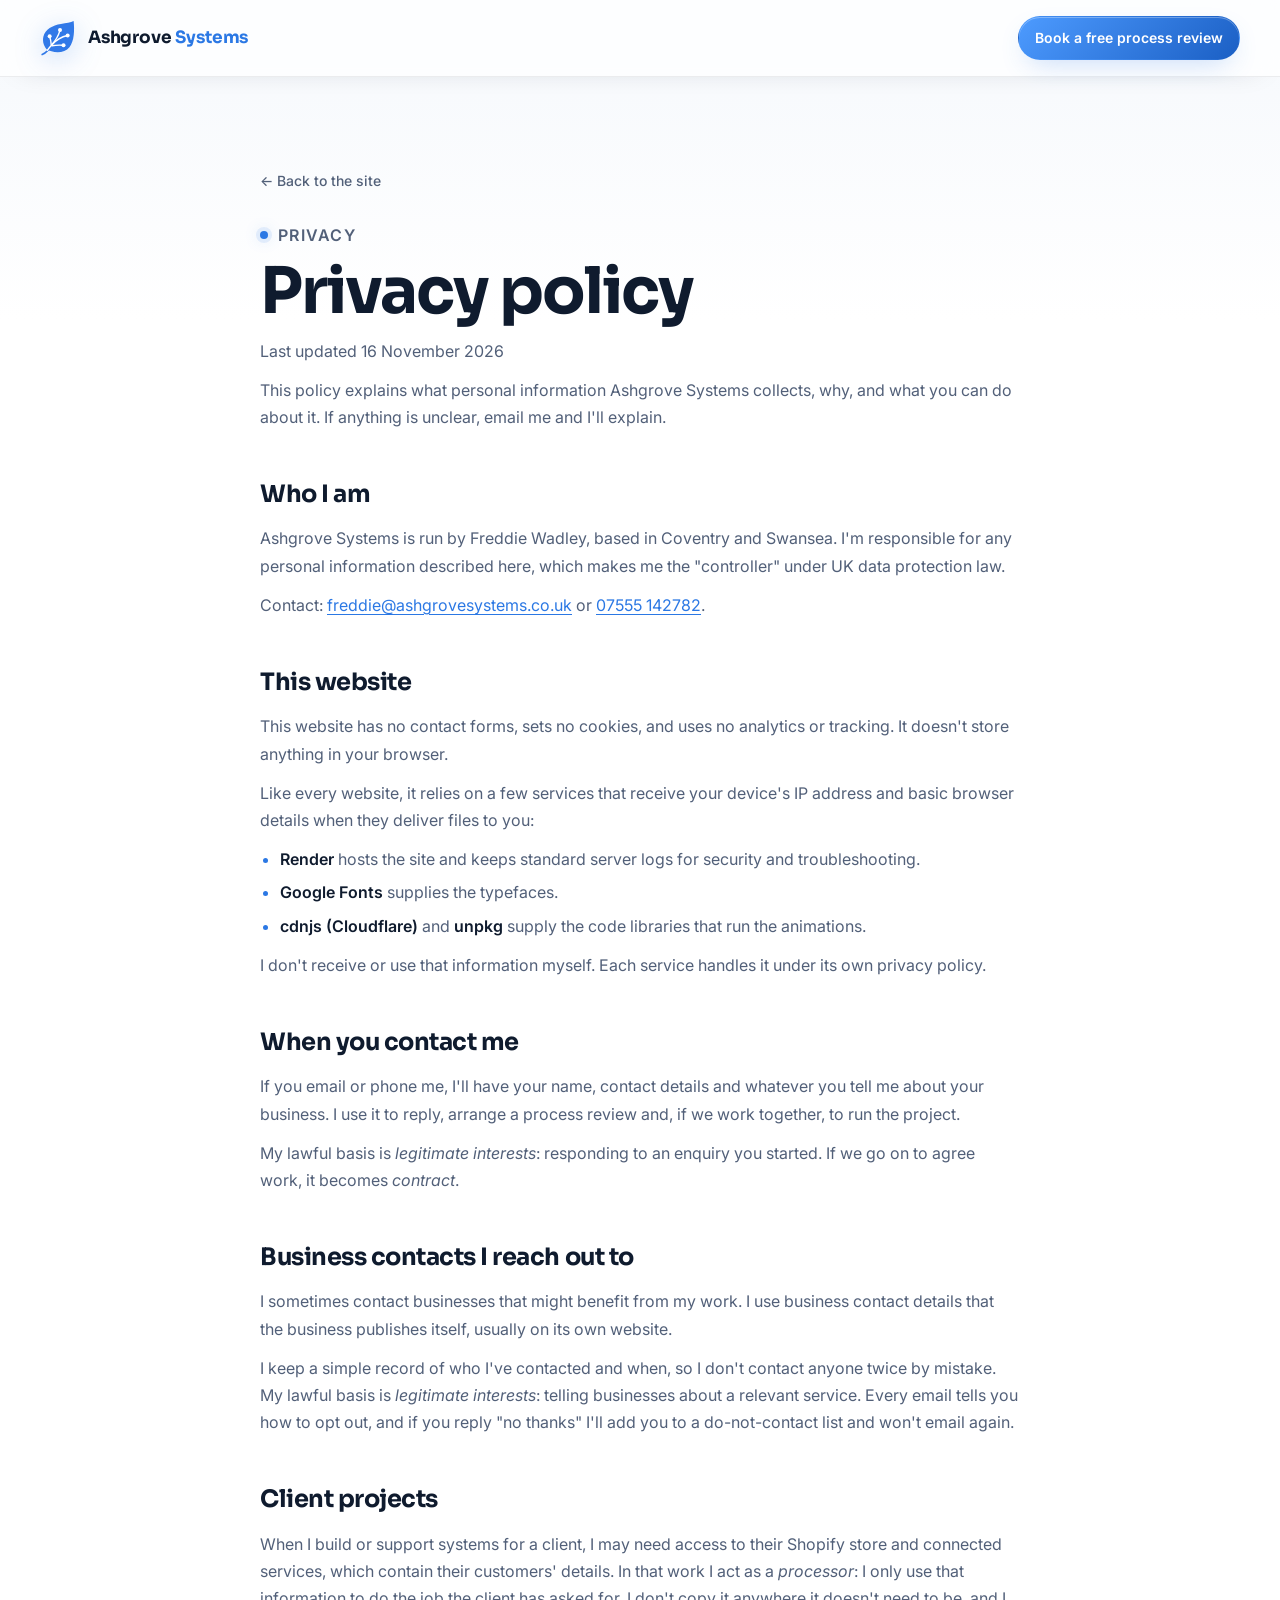
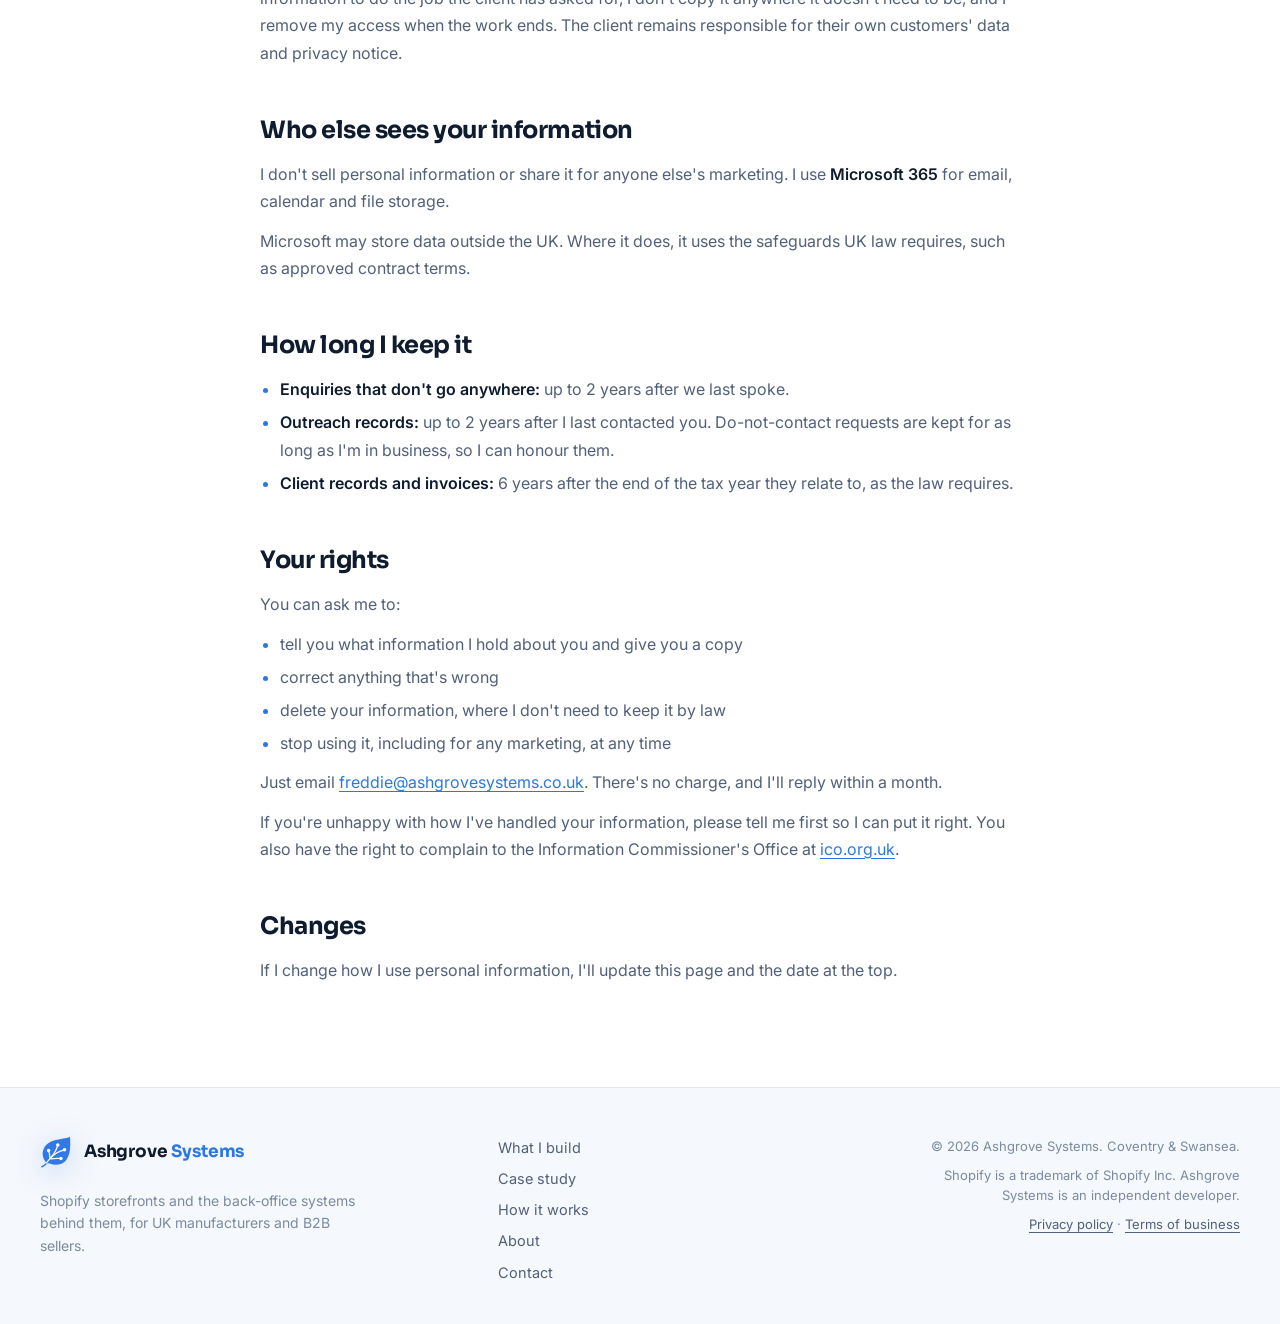
<file: privacy.html>
<!doctype html>
<html lang="en-GB">
<head>
  <meta charset="utf-8">
  <meta name="viewport" content="width=device-width, initial-scale=1">
  <title>Privacy policy — Ashgrove Systems</title>
  <meta name="description" content="How Ashgrove Systems collects, uses and protects personal information.">
  <meta name="theme-color" content="#ffffff">
  <meta name="robots" content="noindex, follow">
  <link rel="icon" type="image/svg+xml" href="assets/favicon.svg">
  <link rel="canonical" href="https://ashgrovesystems.co.uk/privacy.html">

  <link rel="preconnect" href="https://fonts.googleapis.com">
  <link rel="preconnect" href="https://fonts.gstatic.com" crossorigin>
  <link href="https://fonts.googleapis.com/css2?family=Sora:wght@500;600;700;800&family=Inter:wght@400;500;600&display=swap" rel="stylesheet">
  <link rel="stylesheet" href="styles.css">
</head>
<body class="page-legal">
  <a class="skip-link" href="#main">Skip to content</a>

  <header class="site-header is-scrolled" id="top">
    <div class="container nav-bar">
      <a class="brand" href="./" aria-label="Ashgrove Systems — home">
        <img src="assets/logo.svg" width="36" height="36" alt="">
        <span>Ashgrove <b>Systems</b></span>
      </a>
      <div class="nav-actions">
        <a class="btn btn-primary btn-sm" href="./#contact">Book a free process review</a>
      </div>
    </div>
  </header>

  <main id="main" class="legal">
    <div class="container legal-inner">
      <a class="legal-back" href="./">&larr; Back to the site</a>
      <p class="eyebrow"><span class="dot"></span>Privacy</p>
      <h1 class="section-title">Privacy policy</h1>
      <p class="legal-updated">Last updated 16 November 2026</p>

      <p class="legal-lead">This policy explains what personal information Ashgrove Systems collects, why, and what you can do about it. If anything is unclear, email me and I'll explain.</p>

      <h2>Who I am</h2>
      <p>Ashgrove Systems is run by Freddie Wadley, based in Coventry and Swansea. I'm responsible for any personal information described here, which makes me the "controller" under UK data protection law.</p>
      <p>Contact: <a href="mailto:freddie@ashgrovesystems.co.uk">freddie@ashgrovesystems.co.uk</a> or <a href="tel:+447555142782">07555 142782</a>.</p>

      <h2>This website</h2>
      <p>This website has no contact forms, sets no cookies, and uses no analytics or tracking. It doesn't store anything in your browser.</p>
      <p>Like every website, it relies on a few services that receive your device's IP address and basic browser details when they deliver files to you:</p>
      <ul>
        <li><strong>Render</strong> hosts the site and keeps standard server logs for security and troubleshooting.</li>
        <li><strong>Google Fonts</strong> supplies the typefaces.</li>
        <li><strong>cdnjs (Cloudflare)</strong> and <strong>unpkg</strong> supply the code libraries that run the animations.</li>
      </ul>
      <p>I don't receive or use that information myself. Each service handles it under its own privacy policy.</p>

      <h2>When you contact me</h2>
      <p>If you email or phone me, I'll have your name, contact details and whatever you tell me about your business. I use it to reply, arrange a process review and, if we work together, to run the project.</p>
      <p>My lawful basis is <em>legitimate interests</em>: responding to an enquiry you started. If we go on to agree work, it becomes <em>contract</em>.</p>

      <h2>Business contacts I reach out to</h2>
      <p>I sometimes contact businesses that might benefit from my work. I use business contact details that the business publishes itself, usually on its own website.</p>
      <p>I keep a simple record of who I've contacted and when, so I don't contact anyone twice by mistake. My lawful basis is <em>legitimate interests</em>: telling businesses about a relevant service. Every email tells you how to opt out, and if you reply "no thanks" I'll add you to a do-not-contact list and won't email again.</p>

      <h2>Client projects</h2>
      <p>When I build or support systems for a client, I may need access to their Shopify store and connected services, which contain their customers' details. In that work I act as a <em>processor</em>: I only use that information to do the job the client has asked for, I don't copy it anywhere it doesn't need to be, and I remove my access when the work ends. The client remains responsible for their own customers' data and privacy notice.</p>

      <h2>Who else sees your information</h2>
      <p>I don't sell personal information or share it for anyone else's marketing. I use <strong>Microsoft 365</strong> for email, calendar and file storage.</p>
      <p>Microsoft may store data outside the UK. Where it does, it uses the safeguards UK law requires, such as approved contract terms.</p>

      <h2>How long I keep it</h2>
      <ul>
        <li><strong>Enquiries that don't go anywhere:</strong> up to 2 years after we last spoke.</li>
        <li><strong>Outreach records:</strong> up to 2 years after I last contacted you. Do-not-contact requests are kept for as long as I'm in business, so I can honour them.</li>
        <li><strong>Client records and invoices:</strong> 6 years after the end of the tax year they relate to, as the law requires.</li>
      </ul>

      <h2>Your rights</h2>
      <p>You can ask me to:</p>
      <ul>
        <li>tell you what information I hold about you and give you a copy</li>
        <li>correct anything that's wrong</li>
        <li>delete your information, where I don't need to keep it by law</li>
        <li>stop using it, including for any marketing, at any time</li>
      </ul>
      <p>Just email <a href="mailto:freddie@ashgrovesystems.co.uk">freddie@ashgrovesystems.co.uk</a>. There's no charge, and I'll reply within a month.</p>
      <p>If you're unhappy with how I've handled your information, please tell me first so I can put it right. You also have the right to complain to the Information Commissioner's Office at <a href="https://ico.org.uk/make-a-complaint/" target="_blank" rel="noopener">ico.org.uk</a>.</p>

      <h2>Changes</h2>
      <p>If I change how I use personal information, I'll update this page and the date at the top.</p>
    </div>
  </main>

  <footer class="site-footer">
    <div class="container footer-grid">
      <div class="footer-brand">
        <a class="brand" href="./" aria-label="Ashgrove Systems — home">
          <img src="assets/logo.svg" width="32" height="32" alt="">
          <span>Ashgrove <b>Systems</b></span>
        </a>
        <p>Shopify storefronts and the back-office systems behind them, for UK manufacturers and B2B sellers.</p>
      </div>
      <nav class="footer-nav" aria-label="Footer">
        <a href="./#build">What I build</a>
        <a href="./#case-study">Case study</a>
        <a href="./#how">How it works</a>
        <a href="./#about">About</a>
        <a href="./#contact">Contact</a>
      </nav>
      <div class="footer-legal">
        <p>&copy; 2026 Ashgrove Systems. Coventry &amp; Swansea.</p>
        <p>Shopify is a trademark of Shopify Inc. Ashgrove Systems is an independent developer.</p>
        <p><a href="privacy.html">Privacy policy</a> · <a href="terms.html">Terms of business</a></p>
      </div>
    </div>
  </footer>
</body>
</html>
</file>
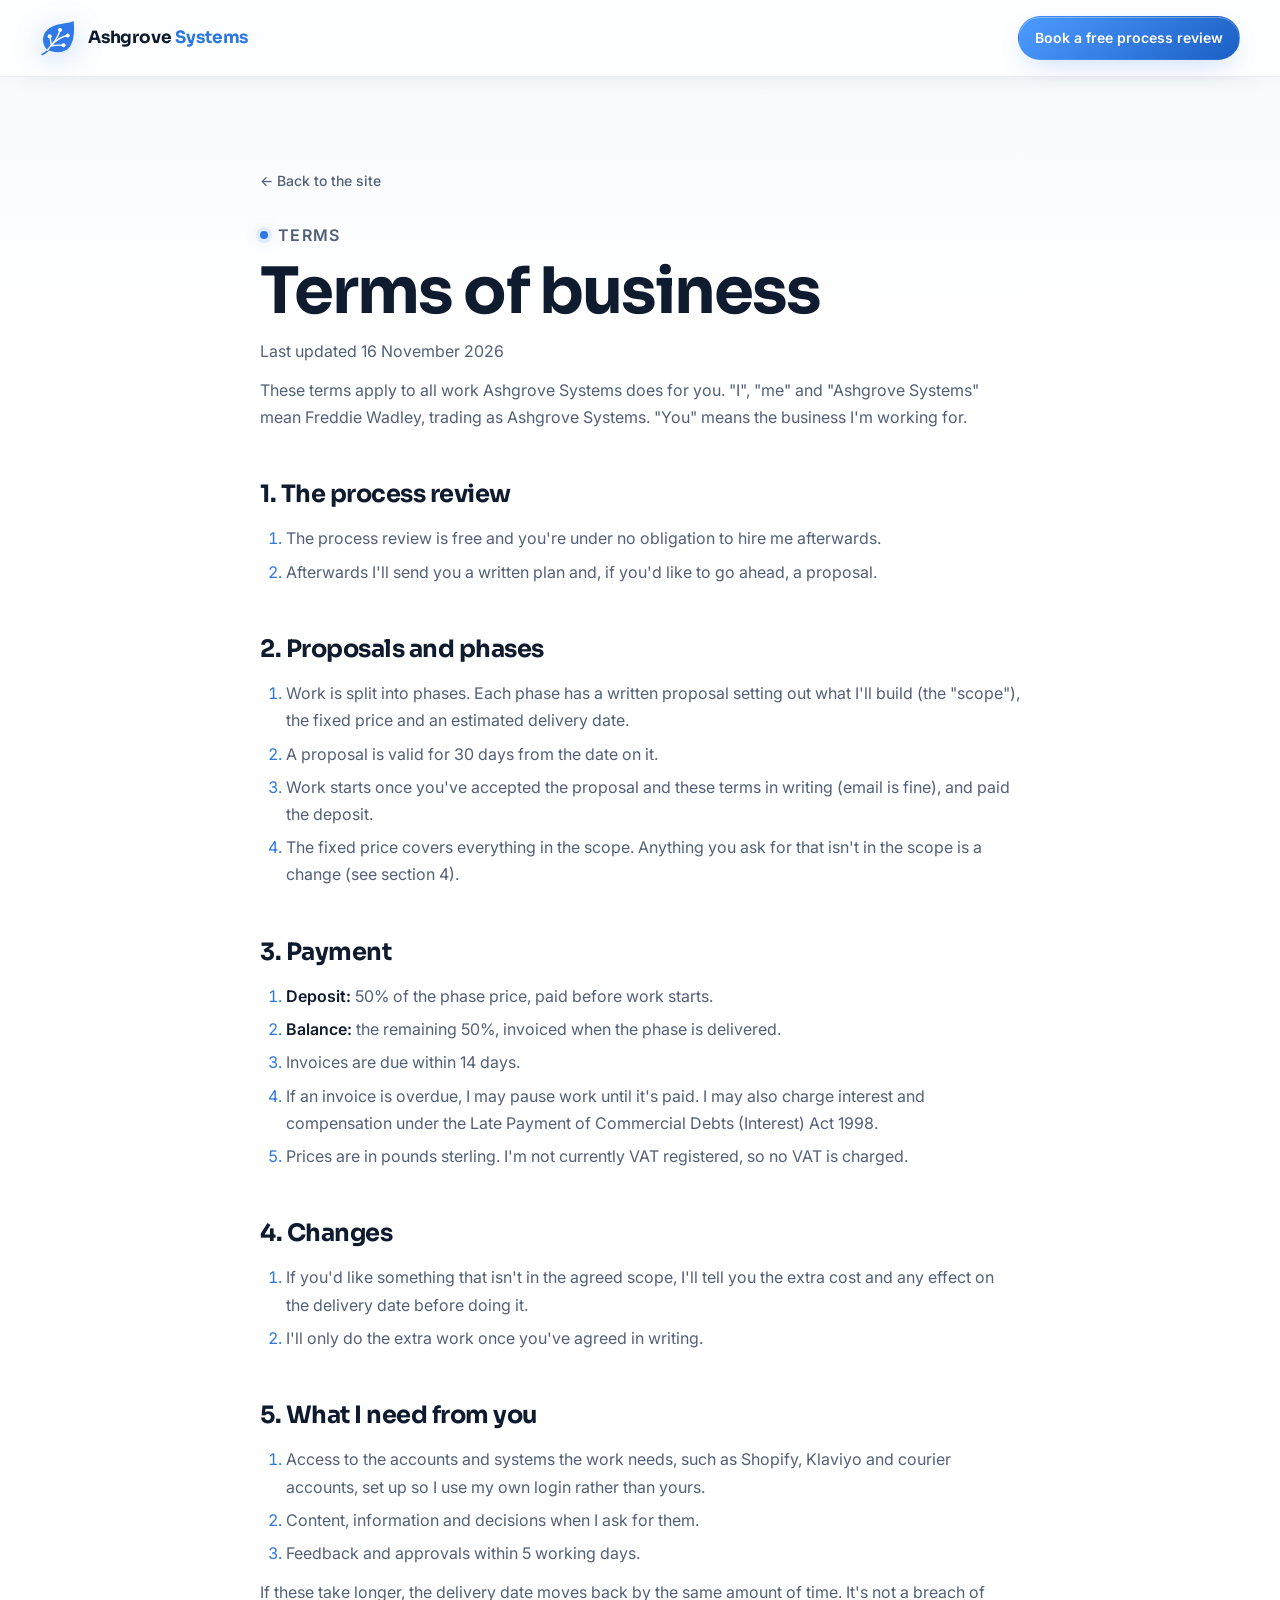
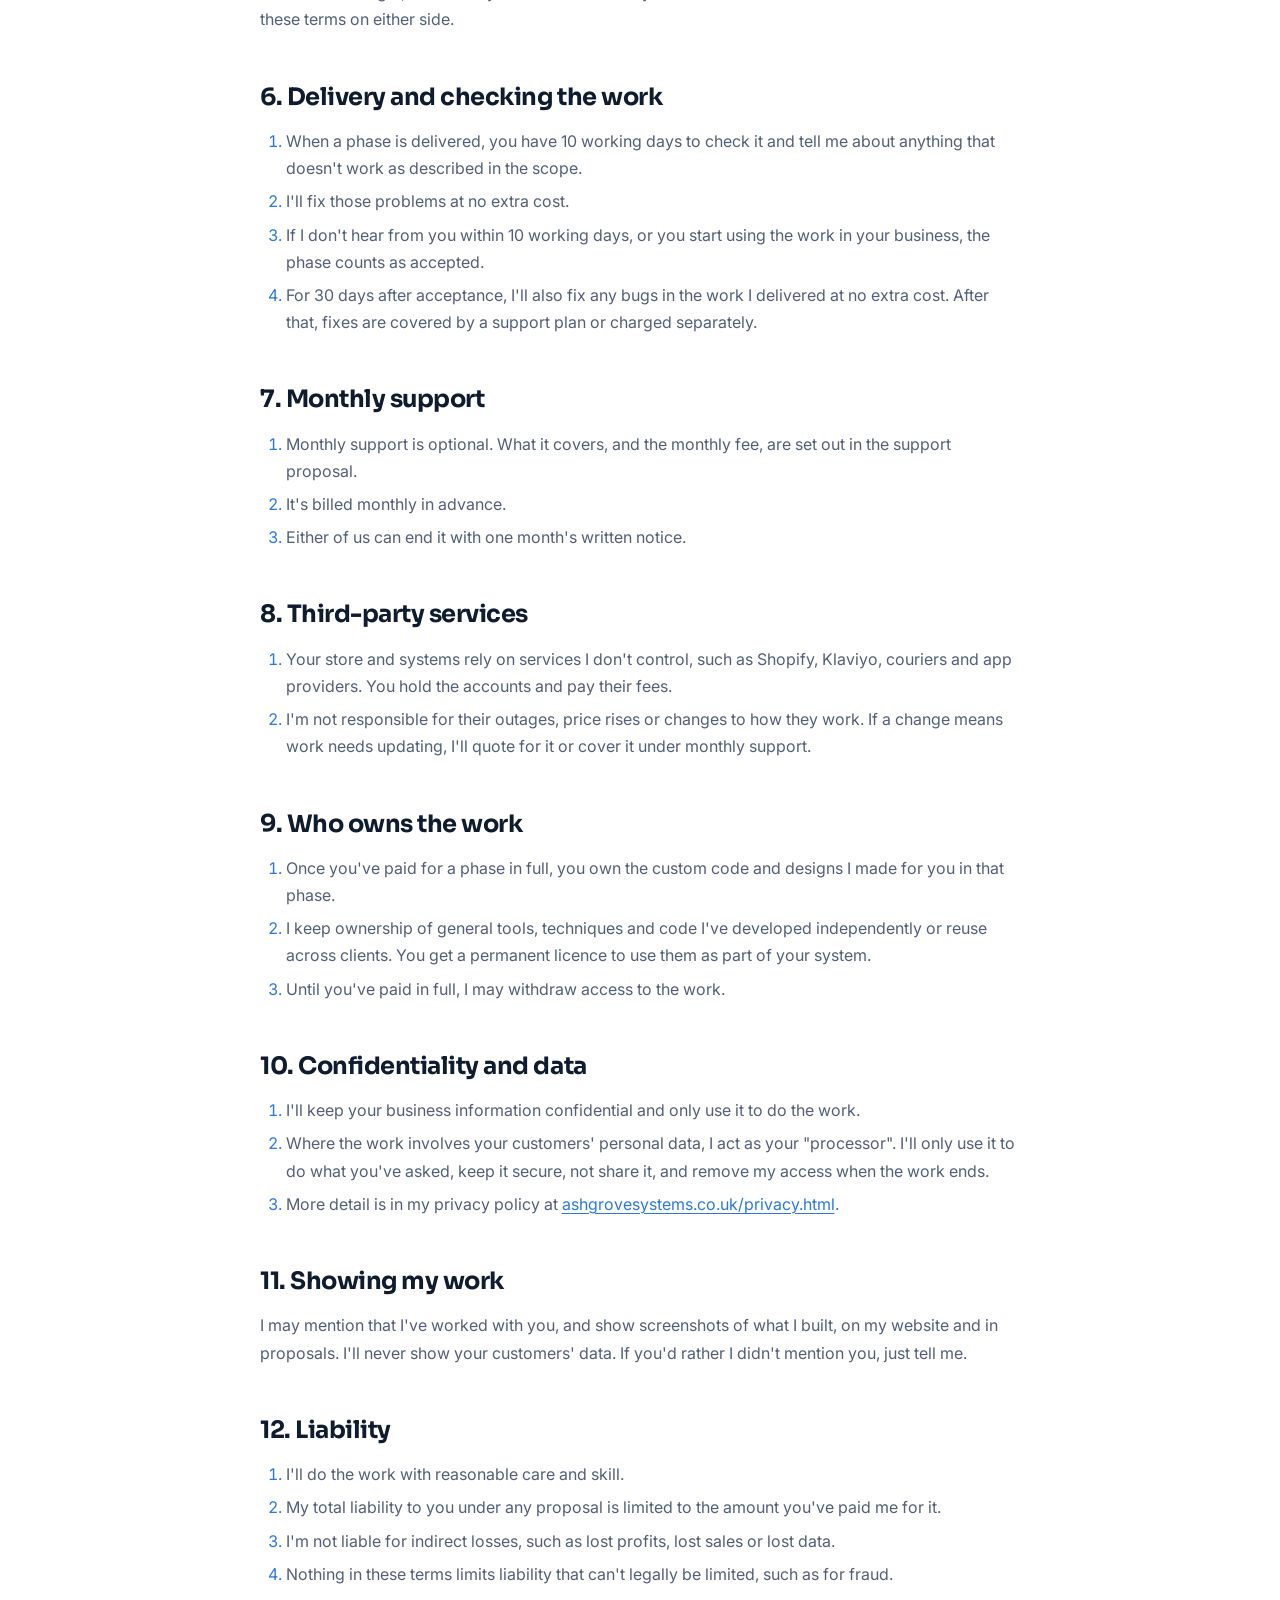
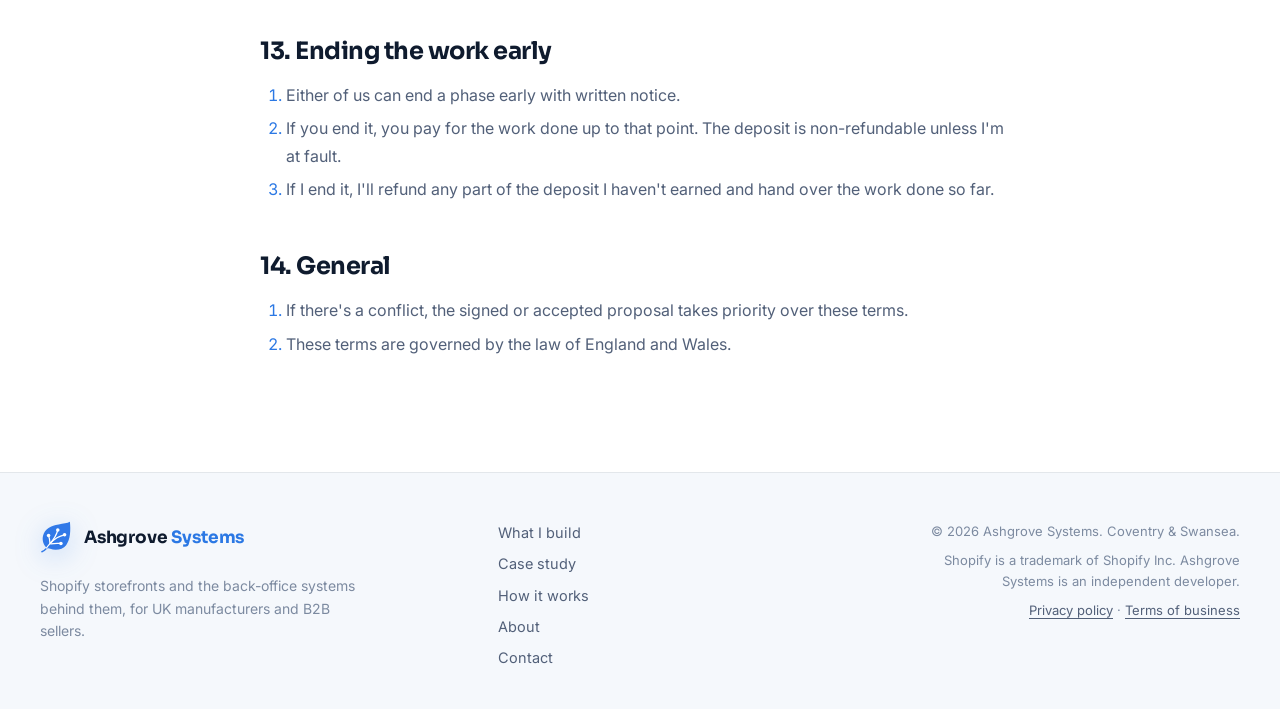
<file: terms.html>
<!doctype html>
<html lang="en-GB">
<head>
  <meta charset="utf-8">
  <meta name="viewport" content="width=device-width, initial-scale=1">
  <title>Terms of business — Ashgrove Systems</title>
  <meta name="description" content="The terms Ashgrove Systems works to: proposals, payment, ownership and support.">
  <meta name="theme-color" content="#ffffff">
  <meta name="robots" content="noindex, follow">
  <link rel="icon" type="image/svg+xml" href="assets/favicon.svg">
  <link rel="canonical" href="https://ashgrovesystems.co.uk/terms.html">

  <link rel="preconnect" href="https://fonts.googleapis.com">
  <link rel="preconnect" href="https://fonts.gstatic.com" crossorigin>
  <link href="https://fonts.googleapis.com/css2?family=Sora:wght@500;600;700;800&family=Inter:wght@400;500;600&display=swap" rel="stylesheet">
  <link rel="stylesheet" href="styles.css">
</head>
<body class="page-legal">
  <a class="skip-link" href="#main">Skip to content</a>

  <header class="site-header is-scrolled" id="top">
    <div class="container nav-bar">
      <a class="brand" href="./" aria-label="Ashgrove Systems — home">
        <img src="assets/logo.svg" width="36" height="36" alt="">
        <span>Ashgrove <b>Systems</b></span>
      </a>
      <div class="nav-actions">
        <a class="btn btn-primary btn-sm" href="./#contact">Book a free process review</a>
      </div>
    </div>
  </header>

  <main id="main" class="legal">
    <div class="container legal-inner">
      <a class="legal-back" href="./">&larr; Back to the site</a>
      <p class="eyebrow"><span class="dot"></span>Terms</p>
      <h1 class="section-title">Terms of business</h1>
      <p class="legal-updated">Last updated 16 November 2026</p>

      <p>These terms apply to all work Ashgrove Systems does for you. &quot;I&quot;, &quot;me&quot; and &quot;Ashgrove Systems&quot; mean Freddie Wadley, trading as Ashgrove Systems. &quot;You&quot; means the business I&#x27;m working for.</p>
      <h2>1. The process review</h2>
      <ol>
        <li>The process review is free and you&#x27;re under no obligation to hire me afterwards.</li>
        <li>Afterwards I&#x27;ll send you a written plan and, if you&#x27;d like to go ahead, a proposal.</li>
      </ol>
      <h2>2. Proposals and phases</h2>
      <ol>
        <li>Work is split into phases. Each phase has a written proposal setting out what I&#x27;ll build (the &quot;scope&quot;), the fixed price and an estimated delivery date.</li>
        <li>A proposal is valid for 30 days from the date on it.</li>
        <li>Work starts once you&#x27;ve accepted the proposal and these terms in writing (email is fine), and paid the deposit.</li>
        <li>The fixed price covers everything in the scope. Anything you ask for that isn&#x27;t in the scope is a change (see section 4).</li>
      </ol>
      <h2>3. Payment</h2>
      <ol>
        <li><strong>Deposit:</strong> 50% of the phase price, paid before work starts.</li>
        <li><strong>Balance:</strong> the remaining 50%, invoiced when the phase is delivered.</li>
        <li>Invoices are due within 14 days.</li>
        <li>If an invoice is overdue, I may pause work until it&#x27;s paid. I may also charge interest and compensation under the Late Payment of Commercial Debts (Interest) Act 1998.</li>
        <li>Prices are in pounds sterling. I&#x27;m not currently VAT registered, so no VAT is charged.</li>
      </ol>
      <h2>4. Changes</h2>
      <ol>
        <li>If you&#x27;d like something that isn&#x27;t in the agreed scope, I&#x27;ll tell you the extra cost and any effect on the delivery date before doing it.</li>
        <li>I&#x27;ll only do the extra work once you&#x27;ve agreed in writing.</li>
      </ol>
      <h2>5. What I need from you</h2>
      <ol>
        <li>Access to the accounts and systems the work needs, such as Shopify, Klaviyo and courier accounts, set up so I use my own login rather than yours.</li>
        <li>Content, information and decisions when I ask for them.</li>
        <li>Feedback and approvals within 5 working days.</li>
      </ol>
      <p>If these take longer, the delivery date moves back by the same amount of time. It&#x27;s not a breach of these terms on either side.</p>
      <h2>6. Delivery and checking the work</h2>
      <ol>
        <li>When a phase is delivered, you have 10 working days to check it and tell me about anything that doesn&#x27;t work as described in the scope.</li>
        <li>I&#x27;ll fix those problems at no extra cost.</li>
        <li>If I don&#x27;t hear from you within 10 working days, or you start using the work in your business, the phase counts as accepted.</li>
        <li>For 30 days after acceptance, I&#x27;ll also fix any bugs in the work I delivered at no extra cost. After that, fixes are covered by a support plan or charged separately.</li>
      </ol>
      <h2>7. Monthly support</h2>
      <ol>
        <li>Monthly support is optional. What it covers, and the monthly fee, are set out in the support proposal.</li>
        <li>It&#x27;s billed monthly in advance.</li>
        <li>Either of us can end it with one month&#x27;s written notice.</li>
      </ol>
      <h2>8. Third-party services</h2>
      <ol>
        <li>Your store and systems rely on services I don&#x27;t control, such as Shopify, Klaviyo, couriers and app providers. You hold the accounts and pay their fees.</li>
        <li>I&#x27;m not responsible for their outages, price rises or changes to how they work. If a change means work needs updating, I&#x27;ll quote for it or cover it under monthly support.</li>
      </ol>
      <h2>9. Who owns the work</h2>
      <ol>
        <li>Once you&#x27;ve paid for a phase in full, you own the custom code and designs I made for you in that phase.</li>
        <li>I keep ownership of general tools, techniques and code I&#x27;ve developed independently or reuse across clients. You get a permanent licence to use them as part of your system.</li>
        <li>Until you&#x27;ve paid in full, I may withdraw access to the work.</li>
      </ol>
      <h2>10. Confidentiality and data</h2>
      <ol>
        <li>I&#x27;ll keep your business information confidential and only use it to do the work.</li>
        <li>Where the work involves your customers&#x27; personal data, I act as your &quot;processor&quot;. I&#x27;ll only use it to do what you&#x27;ve asked, keep it secure, not share it, and remove my access when the work ends.</li>
        <li>More detail is in my privacy policy at <a href="privacy.html">ashgrovesystems.co.uk/privacy.html</a>.</li>
      </ol>
      <h2>11. Showing my work</h2>
      <p>I may mention that I&#x27;ve worked with you, and show screenshots of what I built, on my website and in proposals. I&#x27;ll never show your customers&#x27; data. If you&#x27;d rather I didn&#x27;t mention you, just tell me.</p>
      <h2>12. Liability</h2>
      <ol>
        <li>I&#x27;ll do the work with reasonable care and skill.</li>
        <li>My total liability to you under any proposal is limited to the amount you&#x27;ve paid me for it.</li>
        <li>I&#x27;m not liable for indirect losses, such as lost profits, lost sales or lost data.</li>
        <li>Nothing in these terms limits liability that can&#x27;t legally be limited, such as for fraud.</li>
      </ol>
      <h2>13. Ending the work early</h2>
      <ol>
        <li>Either of us can end a phase early with written notice.</li>
        <li>If you end it, you pay for the work done up to that point. The deposit is non-refundable unless I&#x27;m at fault.</li>
        <li>If I end it, I&#x27;ll refund any part of the deposit I haven&#x27;t earned and hand over the work done so far.</li>
      </ol>
      <h2>14. General</h2>
      <ol>
        <li>If there&#x27;s a conflict, the signed or accepted proposal takes priority over these terms.</li>
        <li>These terms are governed by the law of England and Wales.</li>
      </ol>
    </div>
  </main>

  <footer class="site-footer">
    <div class="container footer-grid">
      <div class="footer-brand">
        <a class="brand" href="./" aria-label="Ashgrove Systems — home">
          <img src="assets/logo.svg" width="32" height="32" alt="">
          <span>Ashgrove <b>Systems</b></span>
        </a>
        <p>Shopify storefronts and the back-office systems behind them, for UK manufacturers and B2B sellers.</p>
      </div>
      <nav class="footer-nav" aria-label="Footer">
        <a href="./#build">What I build</a>
        <a href="./#case-study">Case study</a>
        <a href="./#how">How it works</a>
        <a href="./#about">About</a>
        <a href="./#contact">Contact</a>
      </nav>
      <div class="footer-legal">
        <p>&copy; 2026 Ashgrove Systems. Coventry &amp; Swansea.</p>
        <p>Shopify is a trademark of Shopify Inc. Ashgrove Systems is an independent developer.</p>
        <p><a href="privacy.html">Privacy policy</a> · <a href="terms.html">Terms of business</a></p>
      </div>
    </div>
  </footer>
</body>
</html>
</file>
<file: styles.css>
/* =========================================================
   Ashgrove Systems — styles
   Light, airy theme with a bright blue accent, bold type,
   full-bleed sections, soft shadows.
   ========================================================= */

:root {
  --bg: #ffffff;
  --bg-2: #f5f8fc;
  --bg-3: #edf3fa;
  --surface: #ffffff;
  --surface-2: #f7faff;
  --line: rgba(15, 27, 46, 0.08);
  --line-strong: rgba(15, 27, 46, 0.14);

  --text: #0f1b2e;
  --muted: #526079;
  --muted-2: #7c8aa0;

  --blue: #2b78e4;          /* accent text + fills (AA on white) */
  --blue-bright: #4d9bff;   /* highlights, gradients */
  --blue-light: #9cc8ff;
  --blue-deep: #1b5fc4;
  --blue-ink: #0d3b7a;
  --blue-glow: rgba(43, 120, 228, 0.32);
  --blue-soft: rgba(43, 120, 228, 0.10);
  --blue-tint: #eaf2ff;

  --amber: #a86200;
  --amber-bg: rgba(255, 184, 77, 0.18);
  --amber-line: rgba(200, 130, 0, 0.45);
  --green: #1a8f55;

  --shadow-soft: 0 20px 60px -24px rgba(15, 27, 46, 0.18);
  --shadow-card: 0 10px 30px -18px rgba(15, 27, 46, 0.18);
  --shadow-float: 0 40px 90px -40px rgba(15, 27, 46, 0.28), 0 0 70px -30px var(--blue-glow);

  --font-display: "Sora", "Inter", system-ui, sans-serif;
  --font-body: "Inter", system-ui, -apple-system, "Segoe UI", sans-serif;

  --radius: 18px;
  --radius-lg: 28px;
  --container: 1200px;
  --gutter: clamp(16px, 4vw, 40px);
  --ease: cubic-bezier(0.22, 1, 0.36, 1);
}

*, *::before, *::after { box-sizing: border-box; }

html {
  /* No scroll-behavior: smooth here. Lenis handles smooth scrolling and
     the two fight each other when both are on. */
  -webkit-text-size-adjust: 100%;
}

html.lenis, html.lenis body { height: auto; }
.lenis.lenis-smooth { scroll-behavior: auto !important; }

body {
  margin: 0;
  background: var(--bg);
  color: var(--text);
  font-family: var(--font-body);
  font-size: 17px;
  line-height: 1.6;
  overflow-x: hidden;
  -webkit-font-smoothing: antialiased;
}

img, svg { display: block; max-width: 100%; }
a { color: inherit; text-decoration: none; }
ul, ol { margin: 0; padding: 0; list-style: none; }
h1, h2, h3, h4, p { margin: 0; }
button { font: inherit; color: inherit; cursor: pointer; }
::selection { background: var(--blue-light); color: var(--text); }

.container {
  width: min(100% - 2 * var(--gutter), var(--container));
  margin-inline: auto;
}

.skip-link {
  position: absolute; left: 12px; top: -60px;
  background: var(--blue); color: #fff; padding: 10px 14px; border-radius: 10px;
  font-weight: 600; z-index: 100; transition: top .2s;
}
.skip-link:focus { top: 12px; }

/* ---------- background glows ---------- */
.bg-glow { position: fixed; inset: 0; pointer-events: none; z-index: 0; overflow: hidden; }
.glow {
  position: absolute; border-radius: 50%; filter: blur(80px); opacity: .9;
  will-change: transform;
}
.glow-1 { width: 60vw; height: 60vw; max-width: 760px; max-height: 760px; top: -22vw; right: -14vw; background: radial-gradient(circle, rgba(77,155,255,.26), transparent 65%); }
.glow-2 { width: 50vw; height: 50vw; max-width: 640px; max-height: 640px; bottom: -25vw; left: -15vw; background: radial-gradient(circle, rgba(156,200,255,.3), transparent 65%); }

main, .site-header, .site-footer { position: relative; z-index: 1; }

/* ---------- typography helpers ---------- */
.eyebrow {
  display: inline-flex; align-items: center; gap: 10px;
  font-size: 13px; font-weight: 600; letter-spacing: .08em; text-transform: uppercase;
  color: var(--blue);
}
.eyebrow .dot {
  width: 8px; height: 8px; border-radius: 50%; background: var(--blue);
  box-shadow: 0 0 0 4px var(--blue-soft), 0 0 16px var(--blue-glow);
}
.section-title {
  font-family: var(--font-display);
  font-weight: 700;
  font-size: clamp(2.1rem, 5vw, 4.2rem);
  line-height: 1.04;
  letter-spacing: -0.03em;
  margin-top: 18px;
  color: var(--text);
}
.section-title em, .hero-title em {
  font-style: normal;
  background: linear-gradient(100deg, var(--blue-deep), var(--blue) 55%, var(--blue-bright));
  -webkit-background-clip: text; background-clip: text; color: transparent;
}
.section-sub {
  margin-top: 20px; max-width: 60ch; color: var(--muted); font-size: clamp(1.02rem, 1.4vw, 1.2rem);
}
.section-sub a { color: var(--blue); text-decoration: underline; text-underline-offset: 3px; }
.section-head { max-width: 820px; }

.todo { color: var(--amber); }
.todo-note {
  display: block; font-size: 12px; font-weight: 600; letter-spacing: .04em;
  color: var(--amber);
}

/* ---------- buttons ---------- */
.btn {
  position: relative; display: inline-flex; align-items: center; justify-content: center; gap: 10px;
  padding: 14px 22px; border-radius: 999px; font-weight: 600; font-size: 15px;
  border: 1px solid transparent; white-space: nowrap;
  transition: transform .35s var(--ease), box-shadow .35s var(--ease), background .3s, border-color .3s, color .3s;
  isolation: isolate;
}
.btn-lg { padding: 18px 28px; font-size: 16px; }
.btn-sm { padding: 10px 16px; font-size: 14px; }
.btn-primary {
  background: linear-gradient(135deg, var(--blue-bright), var(--blue-deep));
  color: #fff;
  box-shadow: 0 10px 28px -10px var(--blue-glow), inset 0 1px 0 rgba(255,255,255,.3);
}
.btn-primary::after {
  content: ""; position: absolute; inset: 0; border-radius: inherit; z-index: -1;
  background: linear-gradient(135deg, var(--blue), var(--blue-ink)); opacity: 0; transition: opacity .3s;
}
.btn-primary:hover { transform: translateY(-2px); box-shadow: 0 18px 40px -12px var(--blue-glow), inset 0 1px 0 rgba(255,255,255,.3); }
.btn-primary:hover::after { opacity: 1; }
.btn-primary svg { transition: transform .3s var(--ease); }
.btn-primary:hover svg { transform: translateX(4px); }
.btn-ghost {
  background: rgba(255,255,255,.7); border-color: var(--line-strong); color: var(--text);
  backdrop-filter: blur(8px); box-shadow: var(--shadow-card);
}
.btn-ghost:hover { background: #fff; border-color: rgba(43,120,228,.45); transform: translateY(-2px); }
.btn:focus-visible, a:focus-visible, button:focus-visible { outline: 2px solid var(--blue); outline-offset: 3px; }

/* ---------- header / nav ---------- */
.site-header {
  position: fixed; top: 0; left: 0; right: 0; z-index: 50;
  transition: background .35s, border-color .35s, box-shadow .35s;
  border-bottom: 1px solid transparent;
}
.site-header.is-scrolled {
  background: rgba(255, 255, 255, .78);
  backdrop-filter: blur(14px) saturate(140%);
  -webkit-backdrop-filter: blur(14px) saturate(140%);
  border-bottom-color: var(--line);
  box-shadow: 0 10px 30px -24px rgba(15,27,46,.25);
}
.nav-bar {
  display: flex; align-items: center; justify-content: space-between; gap: 24px;
  height: 76px;
}
.brand { display: inline-flex; align-items: center; gap: 12px; font-family: var(--font-display); font-weight: 700; font-size: 17px; letter-spacing: -0.01em; white-space: nowrap; color: var(--text); }
.brand b { font-weight: 700; color: var(--blue); }
.brand img { filter: drop-shadow(0 6px 14px rgba(43,120,228,.25)); }

.nav { display: flex; gap: 6px; }
.nav a {
  position: relative; padding: 8px 12px; font-size: 14.5px; font-weight: 500; color: var(--muted);
  border-radius: 10px; white-space: nowrap; transition: color .25s, background .25s;
}
.nav a::after {
  content: ""; position: absolute; left: 12px; right: 12px; bottom: 5px; height: 2px; border-radius: 2px;
  background: var(--blue); transform: scaleX(0); transform-origin: left; transition: transform .35s var(--ease);
}
.nav a:hover, .nav a.is-active { color: var(--text); }
.nav a:hover::after, .nav a.is-active::after { transform: scaleX(1); }

.nav-actions { display: flex; align-items: center; gap: 12px; }
.nav-toggle {
  display: none; width: 44px; height: 44px; border-radius: 12px; border: 1px solid var(--line-strong);
  background: #fff; flex-direction: column; align-items: center; justify-content: center; gap: 5px;
  box-shadow: var(--shadow-card);
}
.nav-toggle span { width: 18px; height: 2px; background: var(--text); border-radius: 2px; transition: transform .3s var(--ease), opacity .3s; }
.nav-toggle[aria-expanded="true"] span:nth-child(1) { transform: translateY(7px) rotate(45deg); }
.nav-toggle[aria-expanded="true"] span:nth-child(2) { opacity: 0; }
.nav-toggle[aria-expanded="true"] span:nth-child(3) { transform: translateY(-7px) rotate(-45deg); }

/* ---------- hero ---------- */
.hero {
  position: relative;
  min-height: 100svh;
  padding: calc(76px + clamp(48px, 9vh, 110px)) 0 clamp(60px, 8vh, 100px);
  display: flex; align-items: center;
  overflow: hidden;
  background: linear-gradient(180deg, #f7faff 0%, #ffffff 70%);
}
.hero::before {
  content: ""; position: absolute; inset: 0; pointer-events: none;
  background-image:
    linear-gradient(rgba(15,27,46,.06) 1px, transparent 1px),
    linear-gradient(90deg, rgba(15,27,46,.06) 1px, transparent 1px);
  background-size: 64px 64px;
  mask-image: radial-gradient(ellipse 70% 60% at 50% 40%, #000 20%, transparent 75%);
  -webkit-mask-image: radial-gradient(ellipse 70% 60% at 50% 40%, #000 20%, transparent 75%);
}
.hero-grid {
  display: grid; grid-template-columns: 1.1fr .9fr; gap: clamp(32px, 5vw, 72px); align-items: center;
}
.hero-title {
  font-family: var(--font-display);
  font-weight: 800;
  font-size: clamp(2.9rem, 7.2vw, 6.6rem);
  line-height: .98;
  letter-spacing: -0.04em;
  margin-top: 22px;
  color: var(--text);
}
.hero-title .line { display: block; overflow: hidden; padding-bottom: .06em; margin-bottom: -.06em; }
.hero-title .line > span { display: inline-block; }
.hero-sub { margin-top: 26px; max-width: 54ch; font-size: clamp(1.05rem, 1.5vw, 1.25rem); color: var(--muted); }
.hero-actions { display: flex; flex-wrap: wrap; gap: 14px; margin-top: 34px; }
.hero-meta { display: flex; flex-wrap: wrap; gap: 8px 22px; margin-top: 34px; color: var(--muted-2); font-size: 14px; }
.hero-meta li { display: flex; align-items: center; gap: 8px; }
.hero-meta li::before { content: ""; width: 5px; height: 5px; border-radius: 50%; background: var(--blue); box-shadow: 0 0 8px var(--blue-glow); }

.hero-visual { position: relative; }
.hero-visual-glow {
  position: absolute; inset: -10% -12%; z-index: -1; pointer-events: none;
  background: radial-gradient(ellipse at 50% 50%, rgba(77,155,255,.28), transparent 62%);
  filter: blur(30px);
}

/* window frames (shared by hero + case study) */
.flow-window, .board-window {
  background: #fff;
  border: 1px solid var(--line);
  border-radius: var(--radius-lg);
  box-shadow: var(--shadow-float);
  overflow: hidden;
}
.window-bar {
  display: flex; align-items: center; gap: 7px; padding: 14px 18px;
  border-bottom: 1px solid var(--line); background: var(--bg-2);
}
.win-dot { width: 10px; height: 10px; border-radius: 50%; background: rgba(15,27,46,.12); }
.win-dot:first-child { background: #ff8a80; }
.win-dot:nth-child(2) { background: #ffd166; }
.win-dot:nth-child(3) { background: #7bd98f; }
.win-title { margin-left: 8px; font-size: 13px; font-weight: 600; color: var(--muted); }
.win-pill {
  margin-left: auto; display: inline-flex; align-items: center; gap: 7px;
  font-size: 11.5px; font-weight: 600; letter-spacing: .04em; text-transform: uppercase;
  color: var(--blue); background: var(--blue-tint); border: 1px solid rgba(43,120,228,.2);
  padding: 4px 10px; border-radius: 999px;
}
.pulse { width: 7px; height: 7px; border-radius: 50%; background: var(--blue); box-shadow: 0 0 10px var(--blue-glow); animation: pulse 1.6s ease-in-out infinite; }
@keyframes pulse { 0%,100% { transform: scale(1); opacity: 1; } 50% { transform: scale(.6); opacity: .5; } }

/* order flow */
.flow { position: relative; padding: 22px 22px 10px 22px; }
.flow-rail {
  position: absolute; top: 44px; bottom: 54px; left: calc(22px + 23px); width: 2px;
  background: rgba(15,27,46,.08); border-radius: 2px;
}
.flow-rail-fill {
  position: absolute; left: 0; top: 0; width: 100%; height: 100%;
  background: linear-gradient(180deg, var(--blue-bright), var(--blue-deep));
  box-shadow: 0 0 12px var(--blue-glow);
  transform: scaleY(0); transform-origin: top;
}
.flow-packet {
  position: absolute; left: 50%; top: 0; width: 12px; height: 12px; margin-left: -6px; margin-top: -6px;
  border-radius: 50%; background: var(--blue);
  box-shadow: 0 0 0 4px rgba(43,120,228,.2), 0 0 22px 4px var(--blue-glow);
  opacity: 0;
}
.flow-step {
  position: relative; display: grid; grid-template-columns: 46px 1fr auto; align-items: center; gap: 14px;
  padding: 10px 0; transition: opacity .3s;
}
.flow-step + .flow-step { margin-top: 2px; }
.flow-icon {
  width: 46px; height: 46px; border-radius: 14px; display: grid; place-items: center;
  background: #fff; border: 1px solid var(--line-strong); color: var(--muted);
  position: relative; z-index: 1; box-shadow: var(--shadow-card);
  transition: color .35s, border-color .35s, box-shadow .35s, background .35s, transform .35s var(--ease);
}
.flow-icon svg { width: 22px; height: 22px; }
.flow-text { display: flex; flex-direction: column; gap: 2px; min-width: 0; }
.flow-text strong { font-family: var(--font-display); font-weight: 600; font-size: 15px; letter-spacing: -.01em; color: var(--text); }
.flow-text span { font-size: 13px; color: var(--muted-2); white-space: nowrap; overflow: hidden; text-overflow: ellipsis; }
.flow-status {
  font-size: 11.5px; font-weight: 600; letter-spacing: .04em; text-transform: uppercase;
  color: var(--muted-2); background: var(--bg-2); border: 1px solid var(--line);
  padding: 5px 10px; border-radius: 999px; white-space: nowrap;
  transition: color .3s, background .3s, border-color .3s;
}
.flow-step.is-active .flow-icon {
  color: #fff; border-color: var(--blue); background: linear-gradient(135deg, var(--blue-bright), var(--blue-deep));
  box-shadow: 0 0 0 4px var(--blue-soft), 0 10px 26px -8px var(--blue-glow); transform: scale(1.06);
}
.flow-step.is-done .flow-icon { color: var(--blue); border-color: rgba(43,120,228,.35); background: var(--blue-tint); }
.flow-step.is-done .flow-status, .flow-step.is-active .flow-status {
  color: var(--blue); background: var(--blue-tint); border-color: rgba(43,120,228,.25);
}
.flow-foot {
  display: flex; justify-content: space-between; align-items: center; gap: 12px;
  padding: 14px 22px 18px; border-top: 1px solid var(--line); font-size: 13px; color: var(--muted);
  background: var(--bg-2);
}
.flow-timer { font-family: var(--font-display); font-weight: 700; color: var(--blue); }


/* ---------- marquee ---------- */
.marquee {
  overflow: hidden; border-top: 1px solid var(--line); border-bottom: 1px solid var(--line);
  background: var(--bg-2); padding: 18px 0;
  mask-image: linear-gradient(90deg, transparent, #000 8%, #000 92%, transparent);
  -webkit-mask-image: linear-gradient(90deg, transparent, #000 8%, #000 92%, transparent);
}
.marquee-track {
  display: flex; align-items: center; gap: 28px; width: max-content;
  animation: marquee 38s linear infinite;
  font-family: var(--font-display); font-weight: 600; font-size: clamp(15px, 1.6vw, 19px); letter-spacing: -.01em;
  color: var(--muted);
}
.marquee:hover .marquee-track { animation-play-state: paused; }
.marquee-track span { white-space: nowrap; }
.marquee-track i { width: 7px; height: 7px; border-radius: 50%; background: var(--blue); box-shadow: 0 0 10px var(--blue-glow); flex: none; }
@keyframes marquee { to { transform: translateX(-50%); } }

/* ---------- sections ---------- */
.section { position: relative; padding: clamp(80px, 11vw, 150px) 0; }
.section + .section { border-top: 1px solid var(--line); }

/* services */
.services {
  display: grid; grid-template-columns: repeat(6, 1fr); gap: 18px; margin-top: clamp(40px, 6vw, 72px);
}
.service-card {
  grid-column: span 3;
  position: relative; padding: 30px 28px 28px; border-radius: var(--radius);
  background: var(--surface); border: 1px solid var(--line); box-shadow: var(--shadow-card);
  overflow: hidden; transition: border-color .35s, transform .5s var(--ease), box-shadow .5s var(--ease);
  --mx: 50%; --my: 50%;
}
.service-card-wide { grid-column: span 6; }
.service-card::before {
  content: ""; position: absolute; inset: 0; pointer-events: none; opacity: 0; transition: opacity .4s;
  background: radial-gradient(420px circle at var(--mx) var(--my), rgba(77,155,255,.14), transparent 45%);
}
.service-card::after {
  content: ""; position: absolute; inset: -1px; border-radius: inherit; pointer-events: none; opacity: 0; transition: opacity .4s;
  background: radial-gradient(300px circle at var(--mx) var(--my), rgba(43,120,228,.6), transparent 50%);
  mask: linear-gradient(#000, #000) content-box, linear-gradient(#000, #000);
  -webkit-mask: linear-gradient(#000, #000) content-box, linear-gradient(#000, #000);
  mask-composite: exclude; -webkit-mask-composite: xor; padding: 1px;
}
.service-card:hover { border-color: rgba(43,120,228,.3); transform: translateY(-5px); box-shadow: var(--shadow-soft); }
.service-card:hover::before, .service-card:hover::after { opacity: 1; }
.service-num {
  position: absolute; top: 22px; right: 24px; font-family: var(--font-display); font-weight: 700;
  font-size: 13px; letter-spacing: .1em; color: var(--muted-2);
}
.service-icon {
  width: 52px; height: 52px; border-radius: 14px; display: grid; place-items: center;
  background: var(--blue-tint); border: 1px solid rgba(43,120,228,.18); color: var(--blue);
  box-shadow: 0 10px 22px -12px var(--blue-glow); transition: transform .4s var(--ease);
}
.service-icon svg { width: 24px; height: 24px; }
.service-card:hover .service-icon { transform: rotate(-6deg) scale(1.06); }
.service-card h3 { font-family: var(--font-display); font-weight: 700; font-size: 1.45rem; letter-spacing: -.02em; margin-top: 22px; color: var(--text); }
.service-card p { margin-top: 12px; color: var(--muted); font-size: 15.5px; }
.service-card-wide p { max-width: 70ch; }
.tags { display: flex; flex-wrap: wrap; gap: 8px; margin-top: 18px; }
.tags li {
  font-size: 12.5px; font-weight: 500; color: var(--muted); padding: 5px 11px; border-radius: 999px;
  border: 1px solid var(--line); background: var(--bg-2);
}

/* case study */
.section-case {
  background:
    radial-gradient(ellipse 60% 50% at 85% 20%, rgba(77,155,255,.14), transparent 60%),
    linear-gradient(180deg, var(--bg-2), var(--bg));
}
.case-grid { display: grid; grid-template-columns: 1fr 1.05fr; gap: clamp(36px, 6vw, 80px); align-items: center; }
.case-steps { margin-top: 30px; display: grid; gap: 10px; }
.case-steps li { display: flex; align-items: center; gap: 14px; font-weight: 500; color: var(--text); }
.case-steps span {
  font-family: var(--font-display); font-weight: 700; font-size: 12px; letter-spacing: .08em; color: var(--blue);
  width: 34px; height: 34px; display: grid; place-items: center; border-radius: 10px;
  background: var(--blue-tint); border: 1px solid rgba(43,120,228,.18); flex: none;
}
.case-line { margin-top: 20px; font-family: var(--font-display); font-weight: 700; font-size: 1.3rem; letter-spacing: -.02em; color: var(--text); }
.case-proof { margin-top: 34px; display: grid; gap: 18px; }
.stat-row { display: grid; grid-template-columns: 1fr 1fr; gap: 14px; }
.stat {
  display: flex; align-items: center; gap: 18px; padding: 20px 22px; border-radius: var(--radius);
  background: #fff; border: 1px solid var(--line-strong); box-shadow: var(--shadow-card);
}
.stat-num { font-family: var(--font-display); font-weight: 800; font-size: clamp(2.2rem, 4vw, 3rem); letter-spacing: -.04em; line-height: 1; }
.stat-num small { font-size: .55em; color: var(--blue); margin-left: .05em; }
.stat-label { color: var(--muted); font-size: 15px; line-height: 1.35; }
.quote { margin: 0; padding: 22px 24px; border-radius: var(--radius); background: #fff; border: 1px solid var(--line-strong); position: relative; box-shadow: var(--shadow-card); }
.quote::before { content: "“"; position: absolute; top: 4px; left: 16px; font-family: var(--font-display); font-size: 56px; line-height: 1; color: rgba(43,120,228,.25); }
.quote p { font-size: 1.05rem; padding-left: 24px; }
.quote cite { display: block; margin-top: 10px; padding-left: 24px; font-style: normal; font-size: 13.5px; color: var(--muted-2); }

.case-visual { position: relative; }
/* BiteBoard mock: mirrors the real app's Orders screen (Inter, #f6f8fa canvas, indigo accent) */
.bb {
  --bbi: #4f46e5; --bbi-soft: #eef2ff; --bb-line: #e5e7eb; --bb-text: #1f2937; --bb-mute: #6b7280; --bb-faint: #9ca3af;
  display: flex; background: #f6f8fa; color: var(--bb-text); font-family: var(--font-body); font-size: 11px; line-height: 1.3;
  min-height: 340px; text-align: left;
}
.bb svg { width: 1em; height: 1em; flex: none; }
.bb-side {
  width: 44px; flex: none; background: #fff; border-right: 1px solid var(--bb-line);
  display: flex; flex-direction: column; align-items: center; padding: 10px 0; gap: 2px;
}
.bb-brand { color: var(--bbi); font-size: 16px; padding: 4px 0 10px; margin-bottom: 6px; border-bottom: 1px solid var(--bb-line); width: 28px; display: flex; justify-content: center; }
.bb-tab { width: 28px; height: 28px; border-radius: 6px; display: flex; align-items: center; justify-content: center; color: var(--bb-mute); font-size: 13px; }
.bb-tab.is-active { background: var(--bbi); color: #fff; }
.bb-tab-home { margin-top: auto; border-top: 1px solid var(--bb-line); border-radius: 0; width: 28px; padding-top: 8px; height: auto; }
.bb-main { flex: 1; min-width: 0; padding: 14px 14px 12px; }
.bb-title { display: flex; align-items: center; gap: 7px; font-size: 13px; font-weight: 600; margin-bottom: 10px; }
.bb-title svg { color: var(--bbi); font-size: 13px; }
.bb-toolbar { display: flex; align-items: center; gap: 8px; flex-wrap: wrap; margin-bottom: 10px; }
.bb-search { flex: 1; min-width: 150px; max-width: 230px; display: flex; align-items: center; gap: 7px; padding: 6px 9px; background: #fff; border: 1px solid var(--bb-line); border-radius: 6px; color: var(--bb-faint); font-size: 10.5px; white-space: nowrap; overflow: hidden; }
.bb-pill { background: var(--bbi-soft); color: #4338ca; border-radius: 999px; padding: 4px 9px; font-weight: 600; font-size: 10px; white-space: nowrap; }
.bb-key { display: flex; align-items: center; gap: 9px; padding: 4px 8px; background: #fff; border: 1px solid var(--bb-line); border-radius: 6px; font-size: 9.5px; color: #374151; white-space: nowrap; }
.bb-key b { font-weight: 600; color: var(--bb-mute); text-transform: uppercase; letter-spacing: .04em; font-size: 8.5px; }
.bb-key span { display: inline-flex; align-items: center; gap: 5px; }
.bb-btn { margin-left: auto; display: inline-flex; align-items: center; gap: 5px; padding: 6px 9px; background: #fff; border: 1px solid var(--bb-line); border-radius: 6px; font-size: 10px; font-weight: 500; color: #374151; white-space: nowrap; }
.bb-ind { display: inline-block; width: 9px; height: 9px; border-radius: 50%; }
.bb-ind-orange { background: #eab308; }
.bb-ind-red { background: #dc2626; }
.bb-card { background: #fff; border: 1px solid var(--bb-line); border-radius: 8px; overflow: hidden; }
.bb-card table { width: 100%; border-collapse: collapse; }
.bb-card th { text-align: left; font-size: 8.5px; font-weight: 700; color: var(--bb-faint); text-transform: uppercase; letter-spacing: .04em; padding: 7px 10px; border-bottom: 1px solid #eef0f3; background: #f8fafc; white-space: nowrap; }
.bb-card td { font-size: 10.5px; padding: 7px 10px; border-bottom: 1px solid #f3f4f6; vertical-align: middle; white-space: nowrap; }
.bb-card tr:last-child td { border-bottom: 0; }
.bb-row td:first-child { display: flex; align-items: center; gap: 5px; }
.bb-row td strong { font-weight: 600; }
.bb-row td:first-child svg { color: var(--bb-faint); font-size: 9px; transition: transform .3s; }
.bb-row.is-open { background: #f9fafb; }
.bb-row.is-open td:first-child svg { transform: rotate(180deg); color: var(--bbi); }
.bb-ind-cell { width: 20px; padding-left: 0 !important; padding-right: 0 !important; text-align: center; }
.bb-num { text-align: right; font-variant-numeric: tabular-nums; }
.bb-details td { padding: 10px 12px 11px !important; background: #f8fafc !important; border-bottom: 1px solid var(--bb-line) !important; white-space: normal !important; }
.bb-status { display: flex; margin-bottom: 9px; }
.bb-step { display: flex; align-items: flex-start; flex: 1 1 auto; min-width: 0; }
.bb-step:last-child { flex: 0 0 auto; }
.bb-step:last-child .bb-conn { display: none; }
.bb-node { display: flex; flex-direction: column; align-items: center; gap: 3px; width: 52px; flex: none; }
.bb-dot { width: 16px; height: 16px; border-radius: 50%; border: 2px solid #d1d5db; background: #fff; display: flex; align-items: center; justify-content: center; color: #fff; box-sizing: border-box; }
.bb-dot svg { width: 9px; height: 9px; }
.bb-lbl { font-size: 8px; text-align: center; line-height: 1.15; color: var(--bb-mute); }
.bb-step.done .bb-dot { background: var(--bbi); border-color: var(--bbi); }
.bb-step.done .bb-lbl { color: #374151; font-weight: 500; }
.bb-step.current .bb-dot { background: var(--bbi-soft); border-color: var(--bbi); box-shadow: 0 0 0 3px rgba(79,70,229,.15); animation: bbpulse 2s ease-in-out infinite; }
.bb-step.current .bb-lbl { color: var(--bbi); font-weight: 600; }
.bb-step.pending .bb-dot { background: #f9fafb; border-color: var(--bb-line); }
.bb-step.pending .bb-lbl { color: var(--bb-faint); }
.bb-conn { flex: 1; height: 2px; background: var(--bb-line); min-width: 6px; margin: 7px -14px 0; }
.bb-step.done .bb-conn { background: var(--bbi); }
@keyframes bbpulse { 0%,100% { box-shadow: 0 0 0 3px rgba(79,70,229,.15); } 50% { box-shadow: 0 0 0 6px rgba(79,70,229,.08); } }
.bb-detail-meta { display: flex; flex-wrap: wrap; gap: 6px 16px; font-size: 10px; color: var(--bb-mute); }
.bb-detail-meta b { font-weight: 600; color: #374151; margin-right: 4px; }
.bb-sub { display: flex; align-items: center; gap: 6px; font-size: 11px; font-weight: 600; color: #374151; margin: 12px 0 6px; }
.bb-sub svg { color: #059669; }
.bb-sub span { font-size: 9.5px; font-weight: 600; color: var(--bb-mute); }
.bb-card-done { opacity: .7; }
.board-label { display: flex; align-items: center; gap: 8px; justify-content: center; margin-top: 16px; font-size: 13px; color: var(--muted-2); }

/* how it works */
.steps { position: relative; display: grid; grid-template-columns: repeat(3, 1fr); gap: 22px; margin-top: clamp(44px, 6vw, 80px); }
.step-line { position: absolute; top: 31px; left: 10%; right: 10%; height: 2px; background: rgba(15,27,46,.08); border-radius: 2px; }
.step-line span {
  display: block; height: 100%; width: 100%; transform: scaleX(0); transform-origin: left;
  background: linear-gradient(90deg, var(--blue-deep), var(--blue-bright)); box-shadow: 0 0 14px var(--blue-glow);
}
.step { position: relative; padding: 0 8px; }
.step-num {
  position: relative; z-index: 1; width: 62px; height: 62px; display: grid; place-items: center; border-radius: 50%;
  font-family: var(--font-display); font-weight: 800; font-size: 1.3rem;
  background: #fff; border: 2px solid rgba(43,120,228,.35); color: var(--blue);
  box-shadow: 0 0 0 8px var(--bg), 0 14px 30px -12px var(--blue-glow); transition: transform .4s var(--ease), background .4s, color .4s;
}
.step:hover .step-num { transform: scale(1.08); background: var(--blue); color: #fff; }
.step h3 { font-family: var(--font-display); font-weight: 700; font-size: 1.45rem; letter-spacing: -.02em; margin-top: 26px; color: var(--text); }
.step p { margin-top: 12px; color: var(--muted); font-size: 15.5px; }
.step-tag {
  display: inline-block; margin-top: 18px; font-size: 12.5px; font-weight: 600; letter-spacing: .05em; text-transform: uppercase;
  color: var(--blue); background: var(--blue-tint); border: 1px solid rgba(43,120,228,.18); padding: 6px 12px; border-radius: 999px;
}

/* about */
.section-about { background: linear-gradient(180deg, var(--bg), var(--bg-2)); }
.about-grid { display: grid; grid-template-columns: .8fr 1.2fr; gap: clamp(36px, 6vw, 90px); align-items: center; }
.about-card {
  position: relative; padding: 32px; border-radius: var(--radius-lg);
  background: #fff; border: 1px solid var(--line); box-shadow: var(--shadow-float);
  display: grid; gap: 22px;
}
.about-photo { display: block; width: 100%; height: auto; aspect-ratio: 1; object-fit: cover; border-radius: 22px; border: 1px solid var(--line); background: var(--bg-2); }
.about-meta { display: grid; gap: 4px; }
.about-meta strong { font-family: var(--font-display); font-size: 1.25rem; font-weight: 700; letter-spacing: -.02em; color: var(--text); }
.about-meta span { color: var(--muted); font-size: 15px; }
.about-loc { display: inline-flex; align-items: center; gap: 6px; color: var(--blue) !important; margin-top: 4px; }
.about-text { margin-top: 24px; display: grid; gap: 16px; color: var(--muted); font-size: clamp(1rem, 1.3vw, 1.12rem); max-width: 62ch; }
.about-facts { margin-top: 30px; display: grid; gap: 10px; }
.about-facts li { display: flex; gap: 12px; font-size: 15px; color: var(--muted); padding: 12px 0; border-top: 1px solid var(--line); }
.about-facts strong { min-width: 90px; color: var(--text); font-weight: 600; }

/* contact */
.section-contact { padding-bottom: clamp(60px, 8vw, 110px); }
.contact-panel {
  position: relative; display: grid; grid-template-columns: 1.3fr .8fr; gap: clamp(32px, 5vw, 70px);
  padding: clamp(32px, 5vw, 64px); border-radius: var(--radius-lg); overflow: hidden;
  background:
    radial-gradient(ellipse 50% 60% at 100% 0%, rgba(77,155,255,.22), transparent 60%),
    linear-gradient(180deg, #f5f9ff, #ffffff);
  border: 1px solid var(--line);
  box-shadow: var(--shadow-float);
}
.contact-panel::before {
  content: ""; position: absolute; inset: 0; pointer-events: none;
  background-image:
    linear-gradient(rgba(15,27,46,.05) 1px, transparent 1px),
    linear-gradient(90deg, rgba(15,27,46,.05) 1px, transparent 1px);
  background-size: 48px 48px;
  mask-image: radial-gradient(ellipse 60% 80% at 80% 20%, #000, transparent 70%);
  -webkit-mask-image: radial-gradient(ellipse 60% 80% at 80% 20%, #000, transparent 70%);
}
.contact-copy, .contact-side { position: relative; }
.email-row { display: flex; flex-wrap: wrap; align-items: center; gap: 12px; margin-top: 30px; }
.email-link {
  font-family: var(--font-display); font-weight: 700; font-size: clamp(1.1rem, 2.4vw, 1.7rem); letter-spacing: -.02em;
  color: var(--blue); word-break: break-all;
  background-image: linear-gradient(var(--blue), var(--blue)); background-size: 0 2px; background-repeat: no-repeat; background-position: 0 100%;
  transition: background-size .4s var(--ease);
}
.email-link:hover { background-size: 100% 2px; }
.copy-btn {
  display: inline-flex; align-items: center; gap: 8px; padding: 10px 14px; border-radius: 999px;
  border: 1px solid var(--line-strong); background: #fff; font-size: 14px; font-weight: 600; box-shadow: var(--shadow-card);
  transition: border-color .3s, background .3s, transform .3s var(--ease);
}
.copy-btn:hover { border-color: rgba(43,120,228,.5); transform: translateY(-1px); }
.copy-btn .ico-check { display: none; color: var(--green); }
.copy-btn.is-copied .ico-copy { display: none; }
.copy-btn.is-copied .ico-check { display: block; }
.copy-btn.is-copied { border-color: rgba(26,143,85,.5); }
.contact-list { margin-top: 26px; display: grid; gap: 12px; }
.contact-list li { display: flex; align-items: center; gap: 12px; color: var(--muted); font-size: 15px; }
.contact-list svg { color: var(--blue); flex: none; }
.contact-list a { color: var(--text); font-weight: 600; text-decoration: none; }
.contact-list a:hover { color: var(--blue); }

.contact-side h3 { font-family: var(--font-display); font-weight: 700; font-size: 1.05rem; letter-spacing: -.01em; margin-bottom: 14px; color: var(--text); }
.contact-side h3 + ul + h3 { margin-top: 30px; }
.areas { display: flex; flex-wrap: wrap; gap: 8px; }
.areas li {
  font-size: 14px; font-weight: 600; padding: 8px 14px; border-radius: 999px;
  background: var(--blue-tint); border: 1px solid rgba(43,120,228,.22); color: var(--blue);
}
.areas-more { background: #fff !important; border-color: var(--line-strong) !important; color: var(--muted) !important; font-weight: 500 !important; }
.fit-list { display: grid; gap: 10px; }
.fit-list li { position: relative; padding-left: 24px; color: var(--muted); font-size: 15px; }
.fit-list li::before {
  content: ""; position: absolute; left: 0; top: 7px; width: 12px; height: 12px; border-radius: 50%;
  background: var(--blue-tint); border: 1px solid rgba(43,120,228,.5); box-shadow: 0 0 8px var(--blue-glow);
}

/* footer */
.site-footer { border-top: 1px solid var(--line); padding: 48px 0 40px; background: var(--bg-2); }
.footer-grid { display: grid; grid-template-columns: 1.2fr .8fr 1.2fr; gap: 32px; align-items: start; }
.footer-brand p { margin-top: 14px; color: var(--muted-2); font-size: 14px; max-width: 36ch; }
.footer-nav { display: grid; gap: 8px; }
.footer-nav a { color: var(--muted); font-size: 14.5px; transition: color .25s; }
.footer-nav a:hover { color: var(--blue); }
.footer-legal { display: grid; gap: 8px; color: var(--muted-2); font-size: 13px; justify-self: end; text-align: right; max-width: 40ch; }

/* ---------- reveal defaults (JS animates from these) ---------- */

/* ---------- responsive ---------- */
@media (max-width: 1100px) {
  .bb-key { display: none; }
}

@media (max-width: 960px) {
  .nav { display: none; }
  .nav-toggle { display: inline-flex; }
  .nav-actions .btn { display: none; }
  .site-header.nav-open .nav {
    display: flex; flex-direction: column; gap: 4px;
    position: absolute; top: 76px; left: var(--gutter); right: var(--gutter);
    padding: 12px; border-radius: var(--radius);
    background: #fff; border: 1px solid var(--line);
    box-shadow: var(--shadow-soft);
  }
  .site-header.nav-open .nav a { padding: 12px 14px; font-size: 16px; }
  .site-header.nav-open .nav a::after { display: none; }
  .site-header.nav-open { background: rgba(255,255,255,.92); backdrop-filter: blur(14px); border-bottom-color: var(--line); }

  .hero { min-height: 0; padding-top: calc(76px + 40px); }
  .hero-grid { grid-template-columns: 1fr; }
  .hero-visual { max-width: 640px; }
  .case-grid, .about-grid, .contact-panel { grid-template-columns: 1fr; }
  .case-visual { order: -1; }
  .about-visual { max-width: 420px; }
  .steps { grid-template-columns: 1fr; gap: 36px; }
  .step-line { display: none; }
  .step { display: grid; grid-template-columns: 62px 1fr; column-gap: 20px; }
  .step-num { grid-row: 1 / span 3; }
  .step h3 { margin-top: 10px; }
  .footer-grid { grid-template-columns: 1fr; }
  .footer-legal { justify-self: start; text-align: left; }
}

@media (max-width: 640px) {
  body { font-size: 16px; }
  .services { grid-template-columns: 1fr; }
  .service-card, .service-card-wide { grid-column: auto; }
  .service-card { padding: 26px 22px; }
  .hero-actions .btn { width: 100%; }
  .flow { padding: 18px 14px 8px; }
  .flow-rail { left: calc(14px + 21px); top: 40px; bottom: 50px; }
  .flow-step { grid-template-columns: 42px 1fr; gap: 12px; }
  .flow-icon { width: 42px; height: 42px; }
  .flow-status { grid-column: 2; justify-self: start; margin-top: -2px; }
  .flow-text span { white-space: normal; }
  .flow-foot { padding: 12px 14px 16px; flex-direction: column; align-items: flex-start; gap: 4px; }
  .bb-side { display: none; }
  .bb-main { padding: 12px 10px; }
  .bb-col-co, .bb-col-disp { display: none; }
  .bb-search { max-width: none; }
  .bb-btn { display: none; }
  .bb-node { width: 40px; }
  .bb-conn { margin: 7px -8px 0; }
  .win-pill { display: none; }
  .contact-panel { padding: 28px 20px; }
  .stat-row { grid-template-columns: 1fr; }
  .stat { flex-direction: column; align-items: flex-start; gap: 8px; }
}

/* ---------- reduced motion ---------- */
@media (prefers-reduced-motion: reduce) {
  *, *::before, *::after { animation-duration: .001ms !important; animation-iteration-count: 1 !important; transition-duration: .001ms !important; }
  .marquee-track { animation: none; }
  .flow-rail-fill { transform: scaleY(1); }
  .flow-packet { display: none; }
  .flow-step .flow-icon { color: var(--blue); border-color: rgba(43,120,228,.35); background: var(--blue-tint); }
  .flow-step .flow-status { color: var(--blue); background: var(--blue-tint); border-color: rgba(43,120,228,.25); }
  .step-line span { transform: scaleX(1); }
  .pulse, .bb-step.current .bb-dot { animation: none; }
}

/* legal pages */
.legal { padding: clamp(120px, 14vw, 170px) 0 clamp(64px, 8vw, 110px); background: linear-gradient(180deg, var(--bg-2), var(--bg) 320px); }
.legal-inner { max-width: 760px; }
.legal-back { display: block; width: fit-content; margin-bottom: 28px; font-size: 14px; font-weight: 500; color: var(--muted); transition: color .25s; }
.legal-back:hover { color: var(--blue); }
.legal .section-title { margin-top: 10px; }
.legal-updated { margin-top: 12px; font-size: 14px; color: var(--muted-2); }
.legal-lead { margin-top: 28px; font-size: clamp(1.05rem, 1.4vw, 1.18rem); color: var(--text); }
.legal h2 { margin: 44px 0 12px; font-family: var(--font-display); font-size: clamp(1.25rem, 2vw, 1.5rem); font-weight: 700; letter-spacing: -.02em; color: var(--text); }
.legal p, .legal li { color: var(--muted); font-size: 1rem; line-height: 1.7; }
.legal p + p { margin-top: 12px; }
.legal ul { margin: 12px 0; padding-left: 1.2em; list-style: disc; display: grid; gap: 6px; }
.legal ol { margin: 12px 0; padding-left: 1.5em; list-style: decimal; display: grid; gap: 6px; }
.legal li::marker { color: var(--blue); }
.legal strong { color: var(--text); font-weight: 600; }
.legal a:not(.legal-back) { color: var(--blue); text-decoration: underline; text-underline-offset: 3px; }
.footer-legal a { color: var(--muted); text-decoration: underline; text-underline-offset: 3px; }
.footer-legal a:hover { color: var(--blue); }
</file>
